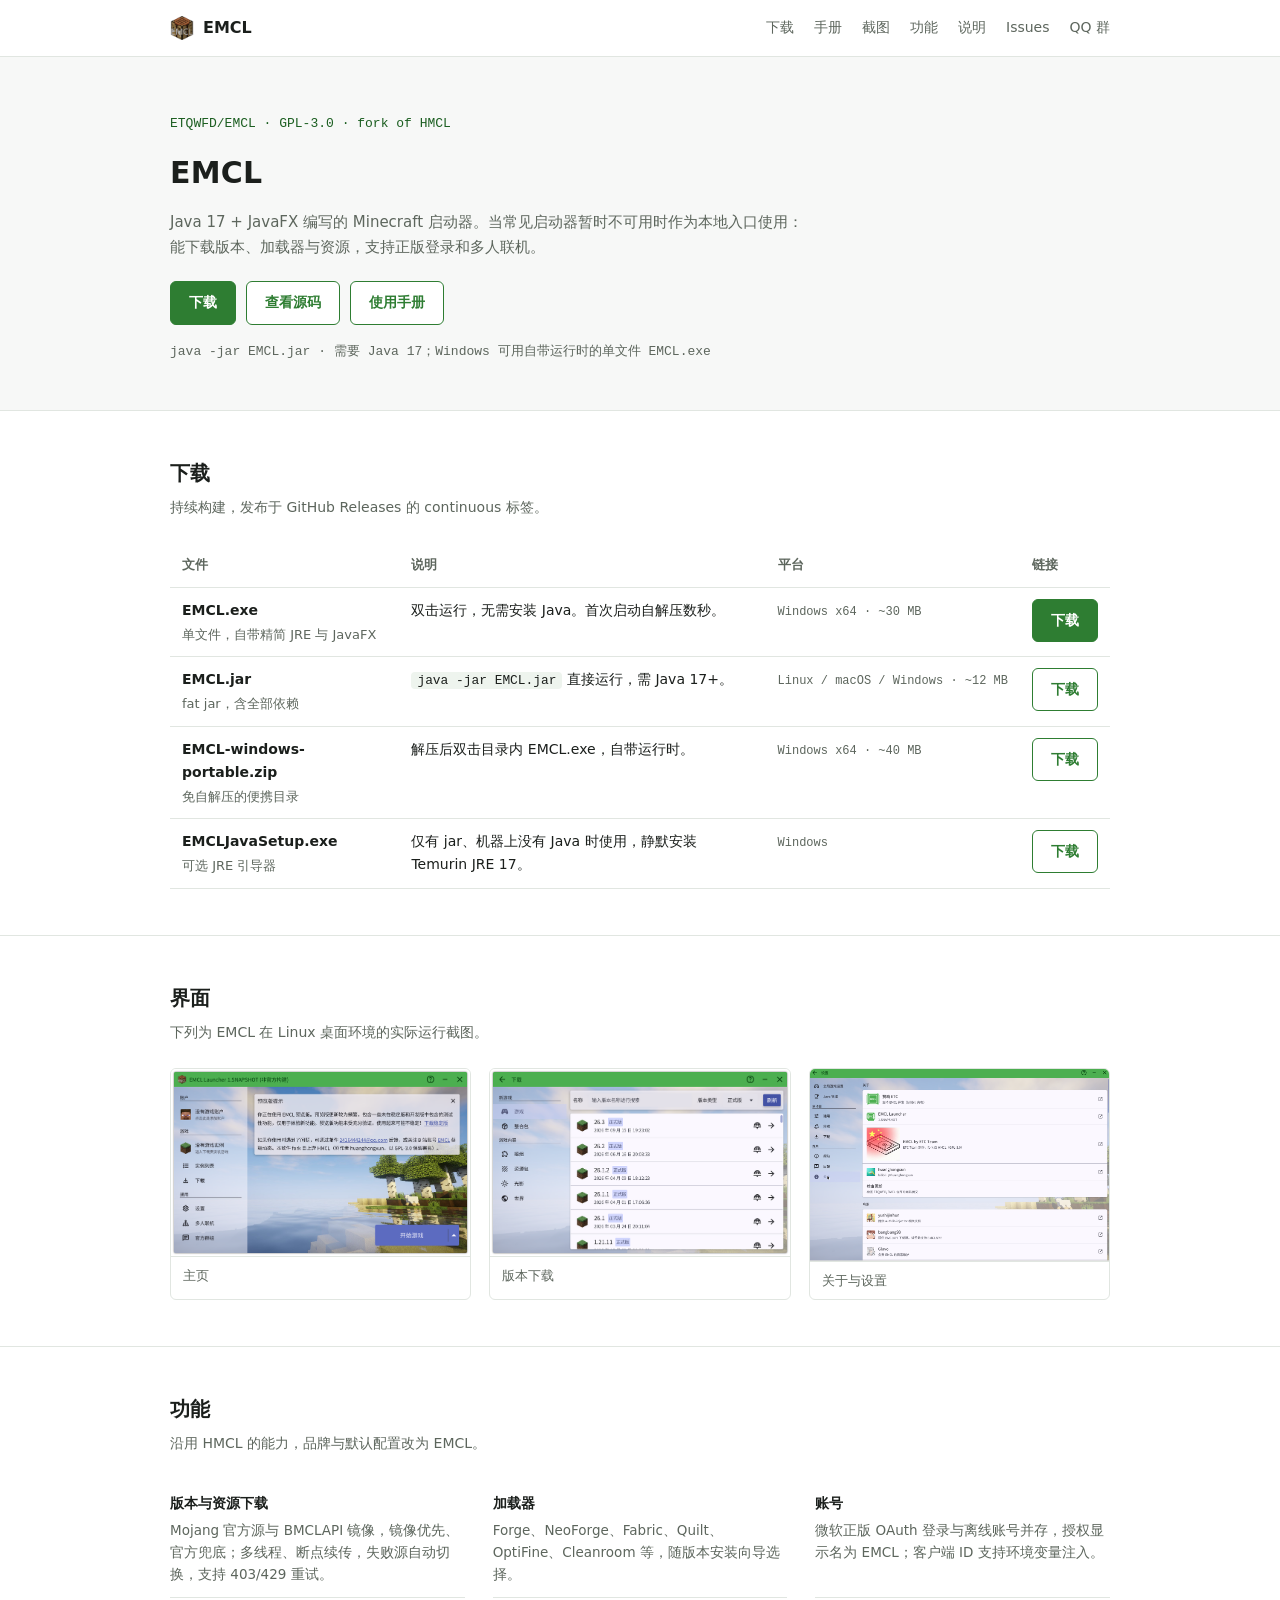
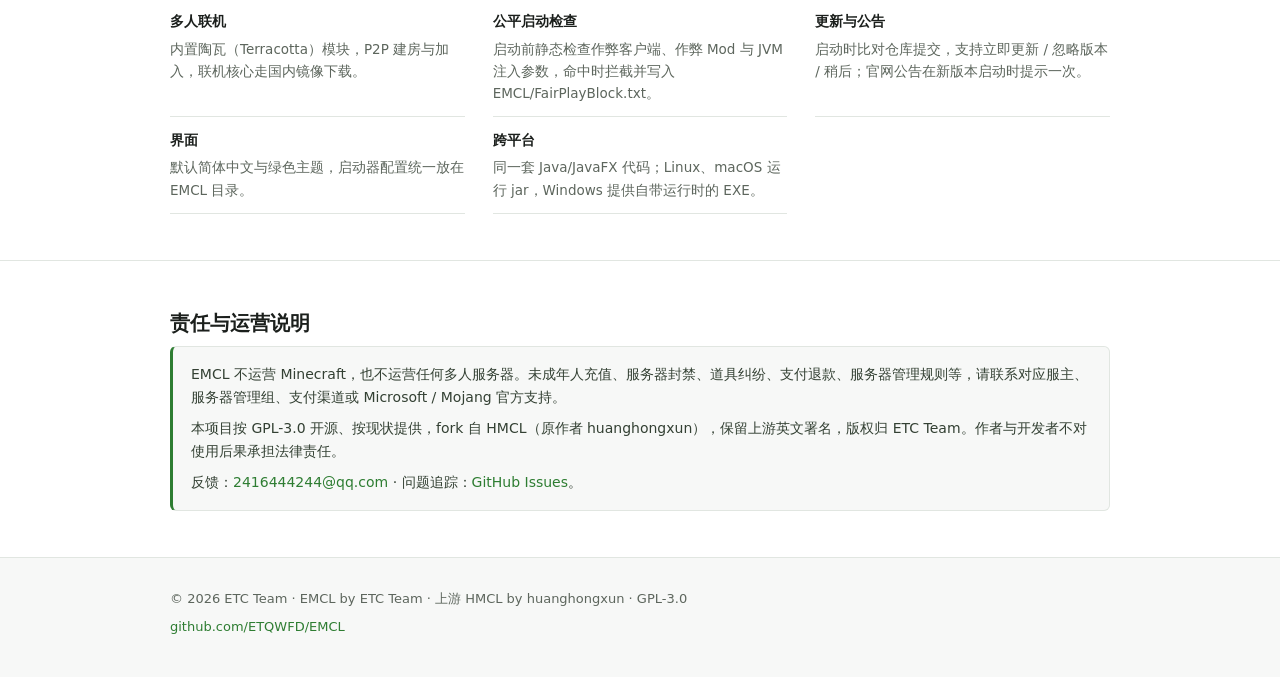
<file: website/index.html>
<!DOCTYPE html>
<html lang="zh-CN">
<head>
<meta charset="UTF-8">
<meta name="viewport" content="width=device-width, initial-scale=1.0">
<title>EMCL — Minecraft 启动器</title>
<meta name="description" content="EMCL 是 fork 自 HMCL 的 GPL-3.0 开源 Minecraft 启动器，Java 17 + JavaFX，支持 Mojang 与 BMCLAPI 下载、微软正版登录、陶瓦联机，提供单文件 Windows EXE 与跨平台 jar。">
<link rel="icon" href="img/icon.png">
<link rel="stylesheet" href="css/style.css">
</head>
<body>
<header>
  <nav class="container">
    <div class="brand"><img src="img/icon.png" alt="">EMCL</div>
    <input class="nav-toggle" id="nav-toggle" type="checkbox" aria-label="菜单">
    <label class="nav-burger" for="nav-toggle"><span></span><span></span><span></span></label>
    <div class="links">
      <a href="#files">下载</a>
      <a href="docs.html">手册</a>
      <a href="#screens">截图</a>
      <a href="#features">功能</a>
      <a href="#notes">说明</a>
      <a href="https://github.com/ETQWFD/EMCL/issues">Issues</a>
      <a href="http://qm.qq.com/cgi-bin/qm/qr?_wv=1027&amp;k=b31JnHKqph3vMmCIhk2htihvcREH2F1t&amp;authKey=U8JJu2GFgtaIvRnov%2FhH7%2Bcq08hv8JM6q5GBdGBzF1yZXYTSGSbQP9O%2FIh%2BVqby9&amp;noverify=0&amp;group_code=1121514619">QQ 群</a>
    </div>
  </nav>
</header>

<div class="hero">
  <div class="container">
    <div class="tag">ETQWFD/EMCL · GPL-3.0 · fork of HMCL</div>
    <h1>EMCL</h1>
    <p class="lead">Java 17 + JavaFX 编写的 Minecraft 启动器。当常见启动器暂时不可用时作为本地入口使用：能下载版本、加载器与资源，支持正版登录和多人联机。</p>
    <div class="cta">
      <a class="btn btn-primary" href="#files">下载</a>
      <a class="btn btn-ghost" href="https://github.com/ETQWFD/EMCL">查看源码</a>
      <a class="btn btn-ghost" href="docs.html">使用手册</a>
    </div>
    <div class="req">java -jar EMCL.jar · 需要 Java 17；Windows 可用自带运行时的单文件 EMCL.exe</div>
  </div>
</div>

<section id="files">
  <div class="container">
    <h2>下载</h2>
    <p class="sub">持续构建，发布于 GitHub Releases 的 continuous 标签。</p>
    <div class="tablewrap">
    <table class="files">
      <tr><th>文件</th><th>说明</th><th>平台</th><th class="dl">链接</th></tr>
      <tr>
        <td><span class="fn">EMCL.exe</span><span class="fd">单文件，自带精简 JRE 与 JavaFX</span></td>
        <td>双击运行，无需安装 Java。首次启动自解压数秒。</td>
        <td><span class="fm">Windows x64 · ~30 MB</span></td>
        <td class="dl"><a class="btn btn-primary" href="https://github.com/ETQWFD/EMCL/releases/download/continuous/EMCL.exe">下载</a></td>
      </tr>
      <tr>
        <td><span class="fn">EMCL.jar</span><span class="fd">fat jar，含全部依赖</span></td>
        <td><code>java -jar EMCL.jar</code> 直接运行，需 Java 17+。</td>
        <td><span class="fm">Linux / macOS / Windows · ~12 MB</span></td>
        <td class="dl"><a class="btn btn-ghost" href="https://github.com/ETQWFD/EMCL/releases/download/continuous/EMCL.jar">下载</a></td>
      </tr>
      <tr>
        <td><span class="fn">EMCL-windows-portable.zip</span><span class="fd">免自解压的便携目录</span></td>
        <td>解压后双击目录内 EMCL.exe，自带运行时。</td>
        <td><span class="fm">Windows x64 · ~40 MB</span></td>
        <td class="dl"><a class="btn btn-ghost" href="https://github.com/ETQWFD/EMCL/releases/download/continuous/EMCL-windows-portable.zip">下载</a></td>
      </tr>
      <tr>
        <td><span class="fn">EMCLJavaSetup.exe</span><span class="fd">可选 JRE 引导器</span></td>
        <td>仅有 jar、机器上没有 Java 时使用，静默安装 Temurin JRE 17。</td>
        <td><span class="fm">Windows</span></td>
        <td class="dl"><a class="btn btn-ghost" href="https://github.com/ETQWFD/EMCL/releases/download/continuous/EMCLJavaSetup.exe">下载</a></td>
      </tr>
    </table>
    </div>
  </div>
</section>

<section id="screens">
  <div class="container">
    <h2>界面</h2>
    <p class="sub">下列为 EMCL 在 Linux 桌面环境的实际运行截图。</p>
    <div class="shots">
      <div class="shot"><img src="img/shot-launch.png" alt="EMCL 主页"><div class="cap">主页</div></div>
      <div class="shot"><img src="img/shot-download.png" alt="EMCL 下载页"><div class="cap">版本下载</div></div>
      <div class="shot"><img src="img/shot-about.png" alt="EMCL 关于页"><div class="cap">关于与设置</div></div>
    </div>
  </div>
</section>

<section id="features">
  <div class="container">
    <h2>功能</h2>
    <p class="sub">沿用 HMCL 的能力，品牌与默认配置改为 EMCL。</p>
    <div class="feat">
      <div><h3>版本与资源下载</h3><p>Mojang 官方源与 BMCLAPI 镜像，镜像优先、官方兜底；多线程、断点续传，失败源自动切换，支持 403/429 重试。</p></div>
      <div><h3>加载器</h3><p>Forge、NeoForge、Fabric、Quilt、OptiFine、Cleanroom 等，随版本安装向导选择。</p></div>
      <div><h3>账号</h3><p>微软正版 OAuth 登录与离线账号并存，授权显示名为 EMCL；客户端 ID 支持环境变量注入。</p></div>
      <div><h3>多人联机</h3><p>内置陶瓦（Terracotta）模块，P2P 建房与加入，联机核心走国内镜像下载。</p></div>
      <div><h3>公平启动检查</h3><p>启动前静态检查作弊客户端、作弊 Mod 与 JVM 注入参数，命中时拦截并写入 EMCL/FairPlayBlock.txt。</p></div>
      <div><h3>更新与公告</h3><p>启动时比对仓库提交，支持立即更新 / 忽略版本 / 稍后；官网公告在新版本启动时提示一次。</p></div>
      <div><h3>界面</h3><p>默认简体中文与绿色主题，启动器配置统一放在 EMCL 目录。</p></div>
      <div><h3>跨平台</h3><p>同一套 Java/JavaFX 代码；Linux、macOS 运行 jar，Windows 提供自带运行时的 EXE。</p></div>
    </div>
  </div>
</section>

<section id="notes">
  <div class="container">
    <h2>责任与运营说明</h2>
    <div class="note">
      <p>EMCL 不运营 Minecraft，也不运营任何多人服务器。未成年人充值、服务器封禁、道具纠纷、支付退款、服务器管理规则等，请联系对应服主、服务器管理组、支付渠道或 Microsoft / Mojang 官方支持。</p>
      <p>本项目按 GPL-3.0 开源、按现状提供，fork 自 HMCL（原作者 huanghongxun），保留上游英文署名，版权归 ETC Team。作者与开发者不对使用后果承担法律责任。</p>
      <p>反馈：<a href="mailto:2416444244@qq.com">2416444244@qq.com</a> · 问题追踪：<a href="https://github.com/ETQWFD/EMCL/issues">GitHub Issues</a>。</p>
    </div>
  </div>
</section>

<footer>
  <div class="container">
    <div>© 2026 ETC Team · EMCL by ETC Team · 上游 HMCL by huanghongxun · GPL-3.0</div>
    <div><a href="https://github.com/ETQWFD/EMCL">github.com/ETQWFD/EMCL</a></div>
  </div>
</footer>
</body>
</html>
</file>
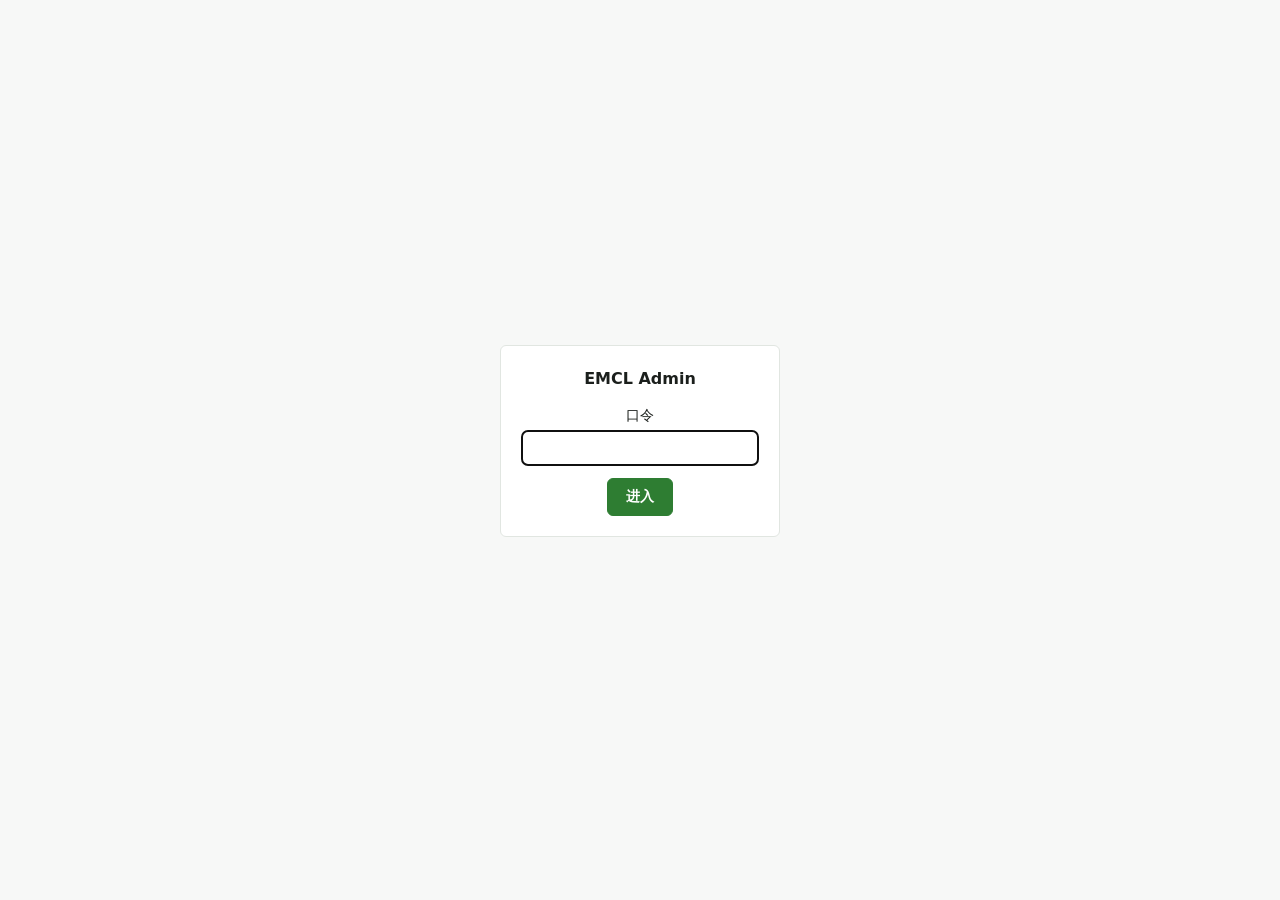
<file: website/dan.html>
<!DOCTYPE html>
<html lang="zh-CN">
<head>
<meta charset="UTF-8">
<meta name="viewport" content="width=device-width, initial-scale=1.0">
<title>EMCL Admin</title>
<meta name="robots" content="noindex,nofollow">
<link rel="icon" href="img/icon.png">
<link rel="stylesheet" href="css/style.css">
</head>
<body>
<div id="gate">
  <div class="box panel">
    <h2>EMCL Admin</h2>
    <label>口令</label>
    <input type="password" id="pw" autofocus>
    <p class="msg err" id="pwmsg"></p>
    <div class="row" style="justify-content:center;">
      <button class="btn btn-primary" id="pwbtn">进入</button>
    </div>
  </div>
</div>

<main class="admin" id="main" style="display:none;">
  <h1 style="font-size:22px;margin-bottom:4px;">EMCL Admin</h1>
  <p class="sub" style="text-align:left;margin-bottom:20px;">Release 统计与公告发布。数据来自 GitHub API，下载统计不做服务端去重。</p>

  <div class="panel">
    <h2>Release 统计</h2>
    <table class="t">
      <tr><th>最新版本</th><td id="st-latest">-</td></tr>
      <tr><th>最新版下载量</th><td id="st-latest-dl">-</td></tr>
      <tr><th>近期版本累计下载</th><td id="st-total-dl">-</td></tr>
    </table>
    <h2 style="margin-top:18px;">逐资产下载数</h2>
    <table class="t" id="assets"><tr><th>资产</th><th>下载量</th></tr></table>
  </div>

  <div class="panel">
    <h2>发布公告</h2>
    <label>标题</label>
    <input type="text" id="a-title">
    <label>正文</label>
    <textarea id="a-content"></textarea>
    <label style="display:flex;align-items:center;gap:6px;"><input type="checkbox" id="a-enabled" checked> 启用</label>
    <label>GitHub PAT（可选，仅存内存）</label>
    <input type="password" id="a-pat" placeholder="ghp_...（classic 勾 repo；fine-grained 勾 Contents 读写）">
    <p class="hint">留空可查看公开统计（受每小时 60 次限流）；发布公告必须填写具备 Contents 写权限的令牌，令牌仅用于本次请求，不写入任何存储。</p>
    <div class="row">
      <button class="btn btn-primary" id="pub-btn">发布公告</button>
      <button class="btn btn-ghost" id="refresh-btn">刷新统计</button>
    </div>
    <p class="msg" id="pub-msg"></p>
  </div>
</main>

<script>
(function () {
  var PASS = "1234";
  var REPO = "ETQWFD/EMCL";
  var gate = document.getElementById("gate");
  var main = document.getElementById("main");
  var pwmsg = document.getElementById("pwmsg");

  function enter() {
    if (document.getElementById("pw").value === PASS) {
      sessionStorage.setItem("emcl_admin", "1");
      gate.style.display = "none";
      main.style.display = "block";
      loadStats();
    } else {
      pwmsg.textContent = "口令错误";
    }
  }
  document.getElementById("pwbtn").addEventListener("click", enter);
  document.getElementById("pw").addEventListener("keydown", function (e) { if (e.key === "Enter") enter(); });
  if (sessionStorage.getItem("emcl_admin") === "1") {
    gate.style.display = "none";
    main.style.display = "block";
    loadStats();
  }

  function authHeaders(extra) {
    var h = { "Accept": "application/vnd.github+json" };
    var pat = document.getElementById("a-pat").value.trim();
    if (pat) h["Authorization"] = "token " + pat;
    if (extra) Object.keys(extra).forEach(function (k) { h[k] = extra[k]; });
    return h;
  }

  function loadStats() {
    document.getElementById("st-latest").textContent = "加载中…";
    fetch("https://api.github.com/repos/" + REPO + "/releases?per_page=20", { headers: authHeaders() })
      .then(function (r) {
        if (r.status === 403 || r.status === 429) throw new Error("GitHub 未认证请求限流（每小时 60 次）。在下方填入 PAT 后点刷新统计（额度升至 5000/小时）。");
        if (!r.ok) throw new Error("HTTP " + r.status);
        return r.json();
      })
      .then(function (list) {
        if (!Array.isArray(list)) throw new Error((list && list.message) ? list.message : "响应不是数组");
        var latest = list.find(function (r) { return !r.draft; });
        var total = 0, latestDl = 0, rows = "";
        list.forEach(function (rel) {
          var relDl = 0;
          rel.assets.forEach(function (a) {
            relDl += a.download_count;
            rows += "<tr><td>" + a.name + "</td><td>" + a.download_count.toLocaleString() + "</td></tr>";
          });
          total += relDl;
          if (rel === latest) latestDl = relDl;
        });
        document.getElementById("st-latest").textContent = latest ? latest.tag_name : "-";
        document.getElementById("st-latest-dl").textContent = latestDl.toLocaleString();
        document.getElementById("st-total-dl").textContent = total.toLocaleString();
        document.getElementById("assets").innerHTML = "<tr><th>资产</th><th>下载量</th></tr>" + rows;
      })
      .catch(function (e) {
        document.getElementById("st-latest").textContent = "获取失败：" + e.message;
      });
  }
  document.getElementById("refresh-btn").addEventListener("click", loadStats);

  document.getElementById("pub-btn").addEventListener("click", function () {
    var title = document.getElementById("a-title").value.trim();
    var content = document.getElementById("a-content").value.trim();
    var enabled = document.getElementById("a-enabled").checked;
    var pat = document.getElementById("a-pat").value.trim();
    var msg = document.getElementById("pub-msg");
    if (!title || !content) { msg.className = "msg err"; msg.textContent = "标题与正文不能为空"; return; }
    if (!pat) { msg.className = "msg err"; msg.textContent = "请填写 GitHub PAT（仅本次请求使用，不保存）"; return; }
    var api = "https://api.github.com/repos/" + REPO + "/contents/website/announce.json";
    var H = { "Authorization": "token " + pat, "Accept": "application/vnd.github+json" };
    msg.className = "msg"; msg.textContent = "正在获取 announce.json…";
    fetch(api, { headers: H })
      .then(function (r) {
        if (!r.ok) {
          if (r.status === 401 || r.status === 403) throw new Error("PAT 无效或权限不足：需要可写 Contents 的令牌。HTTP " + r.status);
          if (r.status === 404) throw new Error("未找到 announce.json 或 PAT 无该仓库访问权限。HTTP 404");
          throw new Error("读取失败 HTTP " + r.status);
        }
        return r.json();
      })
      .then(function (meta) {
        if (!meta.sha) throw new Error("读取 announce.json 失败：" + (meta.message || "unknown"));
        var body = decodeURIComponent(escape(atob(meta.content.replace(/\s/g, "").replace(/=+$/, ""))));
        var arr;
        try { arr = JSON.parse(body); } catch (e) { arr = []; }
        if (!Array.isArray(arr)) arr = [];
        arr.push({ id: "announce-" + Date.now(), enabled: enabled, title: title, content: content, updated: new Date().toISOString() });
        var payload = {
          message: "Update announce.json",
          content: btoa(unescape(encodeURIComponent(JSON.stringify(arr, null, 2)))),
          sha: meta.sha
        };
        return fetch(api, { method: "PUT", headers: H, body: JSON.stringify(payload) });
      })
      .then(function (r) {
        if (!r.ok) {
          if (r.status === 409) throw new Error("announce.json 有新提交（冲突 409），请稍后重试。");
          if (r.status === 403 || r.status === 401) throw new Error("PAT 没有写入 Contents 的权限。HTTP " + r.status);
          return r.json().then(function (res) { throw new Error(res.message || ("发布失败 HTTP " + r.status)); });
        }
        return r.json();
      })
      .then(function (res) {
        if (res.content) {
          msg.className = "msg ok";
          msg.textContent = "已发布。GitHub Pages 约 1 分钟后生效。";
          document.getElementById("a-title").value = "";
          document.getElementById("a-content").value = "";
        } else {
          throw new Error(res.message || "发布失败");
        }
      })
      .catch(function (e) { msg.className = "msg err"; msg.textContent = e.message; });
  });
})();
</script>
</body>
</html>
</file>
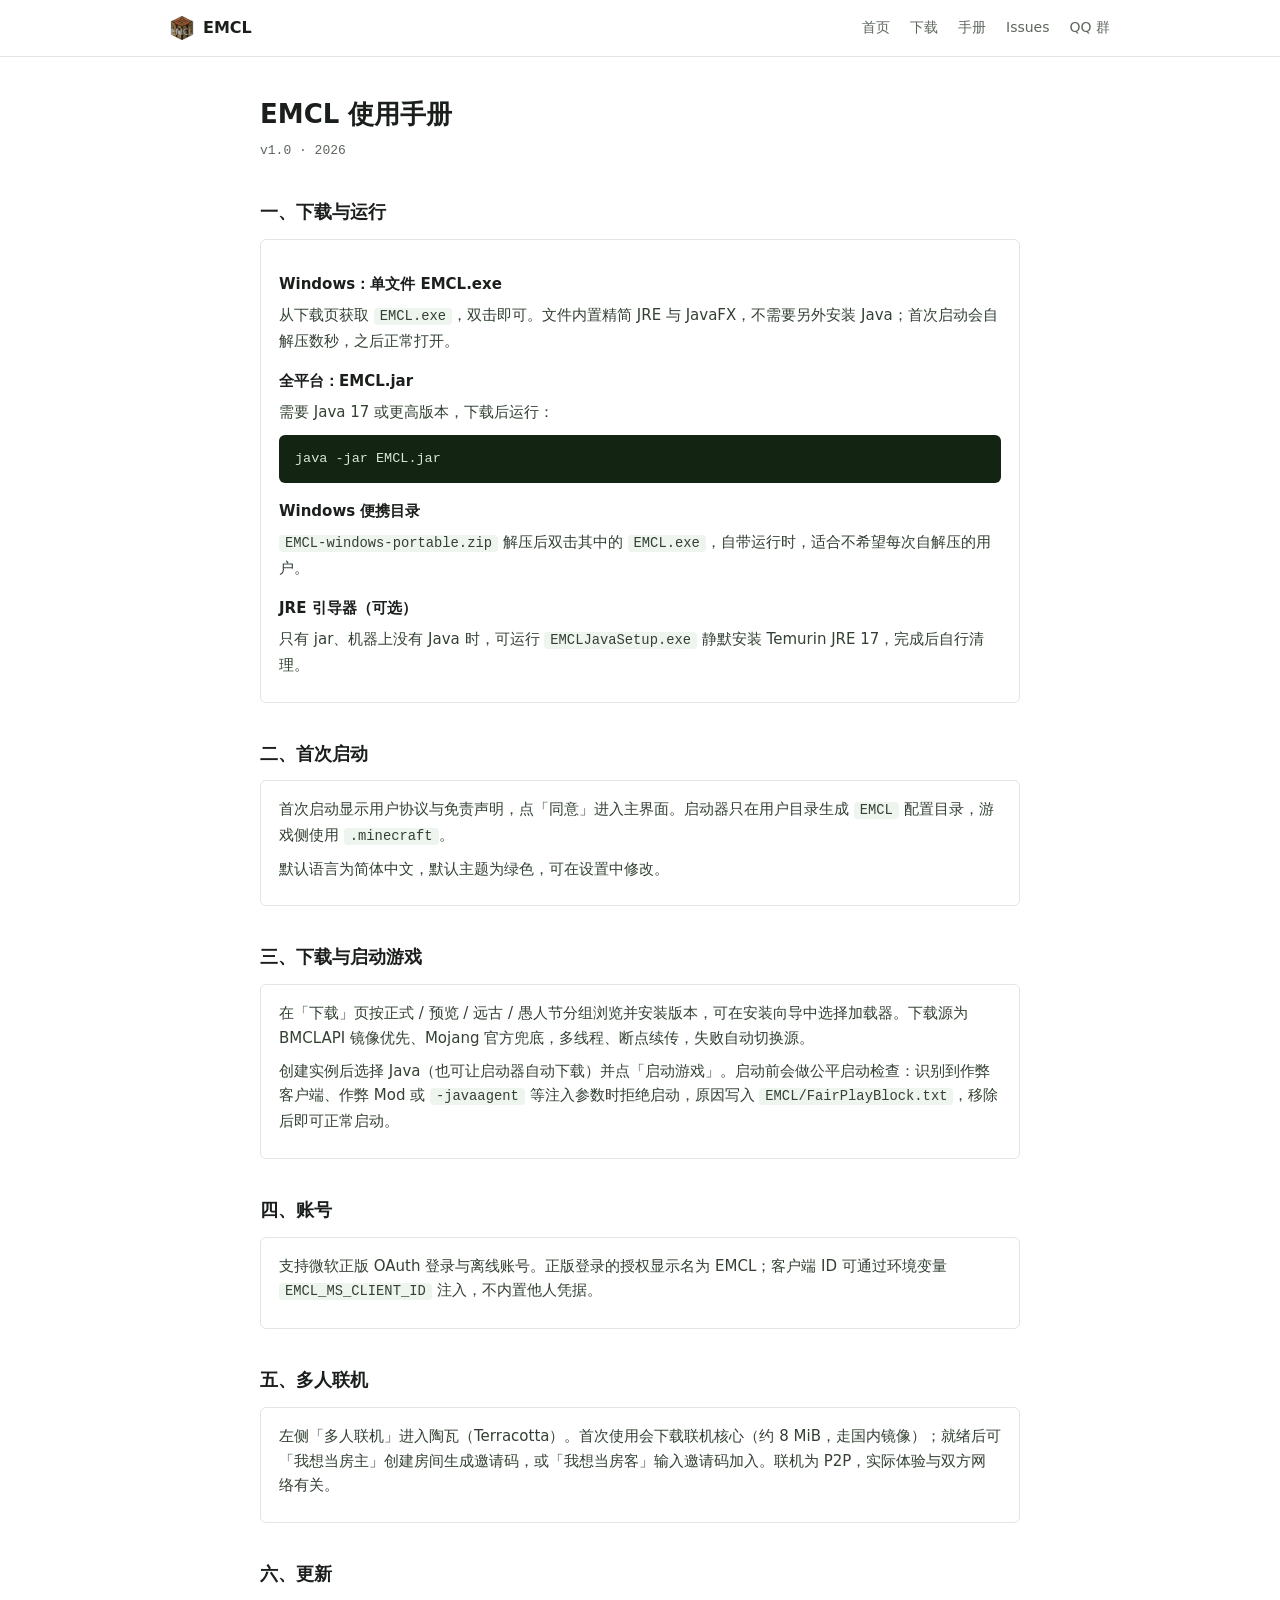
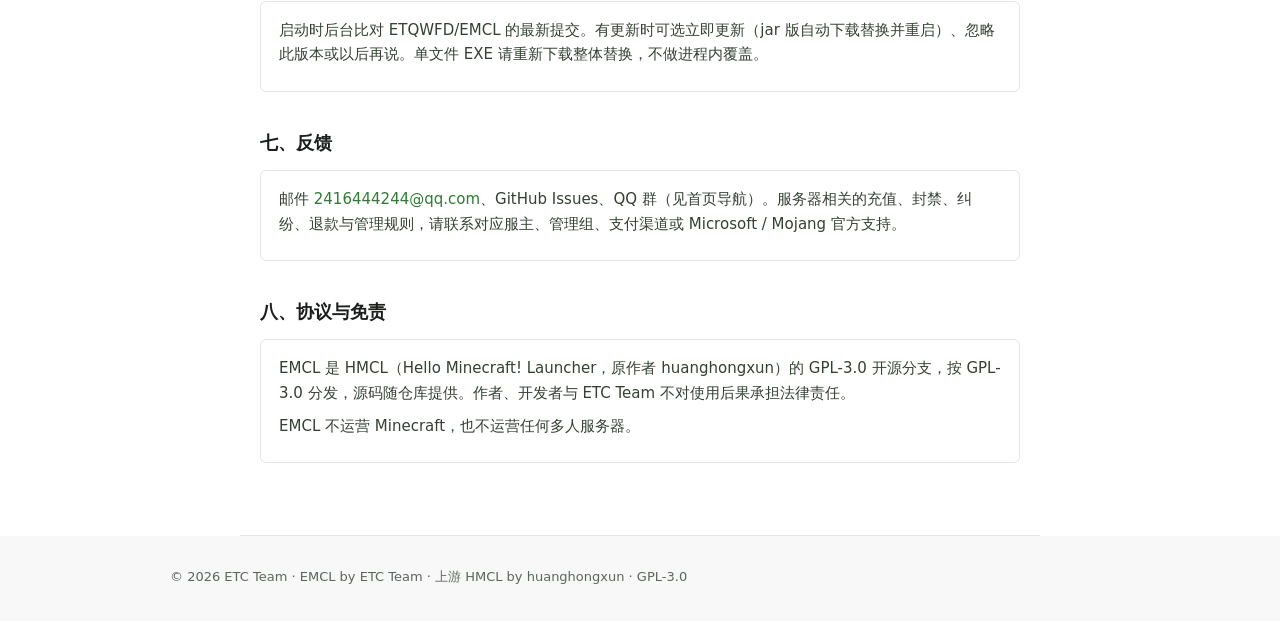
<file: website/docs.html>
<!DOCTYPE html>
<html lang="zh-CN">
<head>
<meta charset="UTF-8">
<meta name="viewport" content="width=device-width, initial-scale=1.0">
<title>使用手册 - EMCL</title>
<meta name="description" content="EMCL 下载安装、首次启动、下载与启动游戏、账号登录、更新与反馈说明。">
<link rel="icon" href="img/icon.png">
<link rel="stylesheet" href="css/style.css">
</head>
<body>
<header>
  <nav class="container">
    <div class="brand"><img src="img/icon.png" alt="">EMCL</div>
    <input class="nav-toggle" id="nav-toggle" type="checkbox" aria-label="菜单">
    <label class="nav-burger" for="nav-toggle"><span></span><span></span><span></span></label>
    <div class="links">
      <a href="index.html">首页</a>
      <a href="index.html#files">下载</a>
      <a href="docs.html">手册</a>
      <a href="https://github.com/ETQWFD/EMCL/issues">Issues</a>
      <a href="http://qm.qq.com/cgi-bin/qm/qr?_wv=1027&amp;k=b31JnHKqph3vMmCIhk2htihvcREH2F1t&amp;authKey=U8JJu2GFgtaIvRnov%2FhH7%2Bcq08hv8JM6q5GBdGBzF1yZXYTSGSbQP9O%2FIh%2BVqby9&amp;noverify=0&amp;group_code=1121514619">QQ 群</a>
    </div>
  </nav>
</header>

<section class="article">
  <h1>EMCL 使用手册</h1>
  <div class="ver">v1.0 · 2026</div>

  <h2>一、下载与运行</h2>
  <div class="box">
    <h3>Windows：单文件 EMCL.exe</h3>
    <p>从下载页获取 <code>EMCL.exe</code>，双击即可。文件内置精简 JRE 与 JavaFX，不需要另外安装 Java；首次启动会自解压数秒，之后正常打开。</p>
    <h3>全平台：EMCL.jar</h3>
    <p>需要 Java 17 或更高版本，下载后运行：</p>
    <pre>java -jar EMCL.jar</pre>
    <h3>Windows 便携目录</h3>
    <p><code>EMCL-windows-portable.zip</code> 解压后双击其中的 <code>EMCL.exe</code>，自带运行时，适合不希望每次自解压的用户。</p>
    <h3>JRE 引导器（可选）</h3>
    <p>只有 jar、机器上没有 Java 时，可运行 <code>EMCLJavaSetup.exe</code> 静默安装 Temurin JRE 17，完成后自行清理。</p>
  </div>

  <h2>二、首次启动</h2>
  <div class="box">
    <p>首次启动显示用户协议与免责声明，点「同意」进入主界面。启动器只在用户目录生成 <code>EMCL</code> 配置目录，游戏侧使用 <code>.minecraft</code>。</p>
    <p>默认语言为简体中文，默认主题为绿色，可在设置中修改。</p>
  </div>

  <h2>三、下载与启动游戏</h2>
  <div class="box">
    <p>在「下载」页按正式 / 预览 / 远古 / 愚人节分组浏览并安装版本，可在安装向导中选择加载器。下载源为 BMCLAPI 镜像优先、Mojang 官方兜底，多线程、断点续传，失败自动切换源。</p>
    <p>创建实例后选择 Java（也可让启动器自动下载）并点「启动游戏」。启动前会做公平启动检查：识别到作弊客户端、作弊 Mod 或 <code>-javaagent</code> 等注入参数时拒绝启动，原因写入 <code>EMCL/FairPlayBlock.txt</code>，移除后即可正常启动。</p>
  </div>

  <h2>四、账号</h2>
  <div class="box">
    <p>支持微软正版 OAuth 登录与离线账号。正版登录的授权显示名为 EMCL；客户端 ID 可通过环境变量 <code>EMCL_MS_CLIENT_ID</code> 注入，不内置他人凭据。</p>
  </div>

  <h2>五、多人联机</h2>
  <div class="box">
    <p>左侧「多人联机」进入陶瓦（Terracotta）。首次使用会下载联机核心（约 8 MiB，走国内镜像）；就绪后可「我想当房主」创建房间生成邀请码，或「我想当房客」输入邀请码加入。联机为 P2P，实际体验与双方网络有关。</p>
  </div>

  <h2>六、更新</h2>
  <div class="box">
    <p>启动时后台比对 ETQWFD/EMCL 的最新提交。有更新时可选立即更新（jar 版自动下载替换并重启）、忽略此版本或以后再说。单文件 EXE 请重新下载整体替换，不做进程内覆盖。</p>
  </div>

  <h2>七、反馈</h2>
  <div class="box">
    <p>邮件 <a href="mailto:2416444244@qq.com">2416444244@qq.com</a>、GitHub Issues、QQ 群（见首页导航）。服务器相关的充值、封禁、纠纷、退款与管理规则，请联系对应服主、管理组、支付渠道或 Microsoft / Mojang 官方支持。</p>
  </div>

  <h2 id="eula">八、协议与免责</h2>
  <div class="box">
    <p>EMCL 是 HMCL（Hello Minecraft! Launcher，原作者 huanghongxun）的 GPL-3.0 开源分支，按 GPL-3.0 分发，源码随仓库提供。作者、开发者与 ETC Team 不对使用后果承担法律责任。</p>
    <p>EMCL 不运营 Minecraft，也不运营任何多人服务器。</p>
  </div>
</section>

<footer>
  <div class="container">
    <div>© 2026 ETC Team · EMCL by ETC Team · 上游 HMCL by huanghongxun · GPL-3.0</div>
  </div>
</footer>
</body>
</html>
</file>
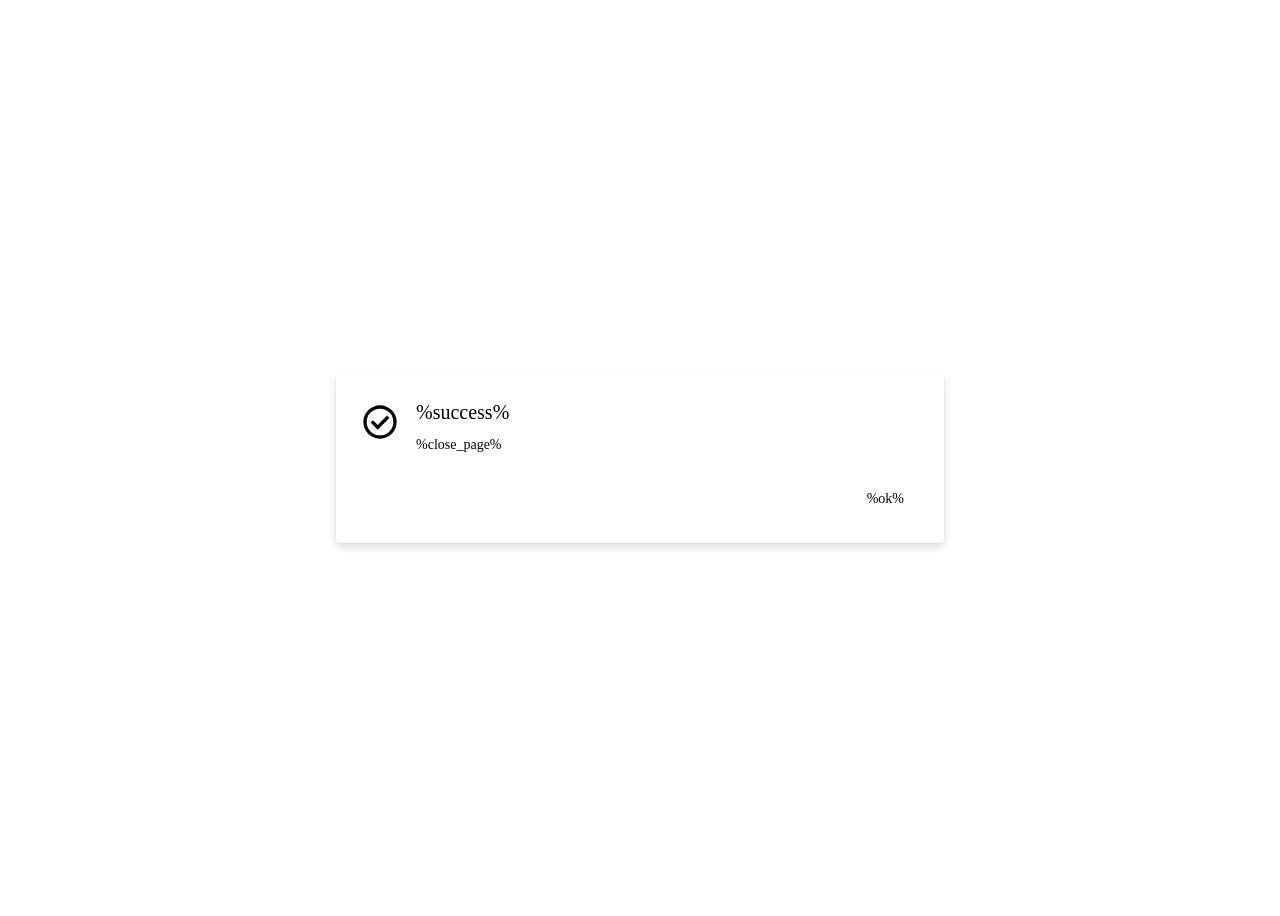
<file: HMCL/src/main/resources/assets/microsoft_auth.html>
<!--
SPDX-FileCopyrightText: Copyright (C) 2021 The HMCL Authors
SPDX-License-Identifier: GPL-3.0-or-later WITH AdditionRef-HMCL
-->
<!DOCTYPE html>
<html lang="%lang%">

<head>
    <meta charset="UTF-8">
    <meta name="viewport" content="width=device-width, initial-scale=1.0">
    <title>Hello Minecraft! Launcher</title>
    <style>
        %style%

        * {
            margin: 0;
            padding: 0;
            box-sizing: border-box;
        }

        body {
            background-color: var(--monet-surface);
            color: var(--monet-on-surface);
            min-height: 100vh;
            display: flex;
            justify-content: center;
            align-items: center;
            overflow: hidden;
            user-select: none;
            cursor: default;
        }

        .dialog-card {
            border-radius: 4px;
            background-color: var(--monet-surface-container-high);
            padding: 24px;
            box-shadow: 0 4px 8px rgba(0, 0, 0, 0.14), 0 0 0 1px rgba(0, 0, 0, 0.02);
            max-width: 560px;
            width: 90%;
            display: flex;
            flex-direction: row;
            gap: 16px;
        }

        .icon-column {
            flex-shrink: 0;
            padding-top: 4px;
        }

        .icon-column svg {
            width: 40px;
            height: 40px;
            display: block;
            fill: var(--monet-on-surface);
        }

        .content-column {
            flex: 1;
            display: flex;
            flex-direction: column;
            min-width: 0;
        }

        .title {
            font-size: 20px;
            line-height: 1.4;
            font-weight: 500;
            color: var(--monet-on-surface);
            margin-bottom: 8px;
        }

        .subtitle {
            font-size: 14px;
            line-height: 1.5;
            color: var(--monet-on-surface-variant);
            word-wrap: break-word;
            margin-bottom: 24px;
        }

        .actions {
            display: flex;
            justify-content: flex-end;
            gap: 8px;
        }

        .btn-confirm {
            background-color: transparent;
            color: var(--monet-primary);
            border: none;
            padding: 0 16px;
            height: 40px;
            font-size: 14px;
            font-weight: 500;
            font-family: inherit;
            cursor: pointer;
            transition: background-color 0.2s;
            outline: none;
            min-width: 64px;
            display: inline-flex;
            align-items: center;
            justify-content: center;
        }

        .btn-confirm:hover {
            background-color: rgba(128, 128, 128, 0.08);
        }

        .btn-confirm:active {
            background-color: rgba(128, 128, 128, 0.12);
        }
    </style>
</head>

<body>
<div class="dialog-card">
    <div class="icon-column">
        <svg xmlns="http://www.w3.org/2000/svg" width="24" height="24" viewBox="0 0 24 24">
            <path d="m10.6 16.6l7.05-7.05l-1.4-1.4l-5.65 5.65l-2.85-2.85l-1.4 1.4zM12 22q-2.075 0-3.9-.788t-3.175-2.137T2.788 15.9T2 12t.788-3.9t2.137-3.175T8.1 2.788T12 2t3.9.788t3.175 2.137T21.213 8.1T22 12t-.788 3.9t-2.137 3.175t-3.175 2.138T12 22m0-2q3.35 0 5.675-2.325T20 12t-2.325-5.675T12 4T6.325 6.325T4 12t2.325 5.675T12 20m0-8"/>
        </svg>
    </div>

    <div class="content-column">
        <div class="title">%success%</div>
        <div class="subtitle">%close_page%</div>

        <div class="actions">
            <button class="btn-confirm" onclick="closeWindow()">%ok%</button>
        </div>
    </div>
</div>

<script>
    function closeWindow() {
        window.close();
        window.open("about:blank", "_self").close();
    }

    setTimeout(closeWindow, 3000);
</script>
</body>
</html>
</file>
<file: website/css/style.css>
:root {
  --green: #2e7d32;
  --green-dark: #1b5e20;
  --green-soft: #eef4ee;
  --ink: #1b1f1c;
  --muted: #5d665d;
  --line: #e1e6e1;
  --bg: #ffffff;
  --bg-soft: #f7f8f7;
  --code-bg: #132413;
  --code-fg: #d7e8d4;
  --radius: 6px;
}
* { margin: 0; padding: 0; box-sizing: border-box; }
html { scroll-behavior: smooth; }
html, body { overflow-x: hidden; }
body {
  font-family: system-ui, -apple-system, "Segoe UI", "PingFang SC", "Microsoft YaHei", sans-serif;
  color: var(--ink);
  background: var(--bg);
  line-height: 1.65;
  font-size: 15px;
}
a { color: var(--green); text-decoration: none; }
a:hover { text-decoration: underline; }
code, pre, .mono { font-family: ui-monospace, SFMono-Regular, Menlo, Consolas, monospace; }
img { max-width: 100%; }
.container { max-width: 980px; margin: 0 auto; padding: 0 20px; }

header {
  position: sticky; top: 0; z-index: 50;
  background: rgba(255,255,255,.96);
  border-bottom: 1px solid var(--line);
}
nav.container { display: flex; align-items: center; gap: 20px; height: 56px; }
.brand { display: flex; align-items: center; gap: 9px; font-weight: 700; font-size: 16px; color: var(--ink); }
.brand img { width: 24px; height: 24px; }
nav .links { margin-left: auto; display: flex; gap: 20px; font-size: 14px; }
nav .links a { color: var(--muted); }
nav .links a:hover { color: var(--green-dark); text-decoration: none; }
.nav-toggle { display: none; }
.nav-burger { display: none; width: 36px; height: 36px; margin-left: auto; padding: 9px; cursor: pointer; }
.nav-burger span { display: block; height: 2px; background: var(--ink); margin-bottom: 5px; }

.hero { background: var(--bg-soft); border-bottom: 1px solid var(--line); padding: 56px 0 48px; }
.tag { font-family: ui-monospace, Menlo, Consolas, monospace; font-size: 13px; color: var(--green-dark); margin-bottom: 14px; }
.hero h1 { font-size: 30px; font-weight: 700; letter-spacing: .2px; margin-bottom: 12px; }
.hero p.lead { color: var(--muted); max-width: 640px; margin-bottom: 22px; }
.cta { display: flex; gap: 10px; flex-wrap: wrap; align-items: center; }
.req { font-size: 13px; color: var(--muted); margin-top: 16px; font-family: ui-monospace, Menlo, Consolas, monospace; word-break: break-word; }

.btn {
  display: inline-block; padding: 9px 18px; border-radius: var(--radius);
  font-size: 14px; font-weight: 600; border: 1px solid var(--green);
}
.btn-primary { background: var(--green); color: #fff; }
.btn-primary:hover { background: var(--green-dark); text-decoration: none; }
.btn-ghost { background: #fff; color: var(--green); }
.btn-ghost:hover { background: var(--green-soft); text-decoration: none; }

section { padding: 46px 0; border-bottom: 1px solid var(--line); }
section h2 { font-size: 20px; font-weight: 700; margin-bottom: 6px; }
section .sub { color: var(--muted); font-size: 14px; margin-bottom: 24px; }

table.files { width: 100%; min-width: 720px; border-collapse: collapse; font-size: 14px; }
.tablewrap { overflow-x: auto; -webkit-overflow-scrolling: touch; }
table.files th, table.files td { text-align: left; padding: 11px 12px; border-bottom: 1px solid var(--line); vertical-align: top; }
table.files th { color: var(--muted); font-weight: 600; font-size: 13px; }
table.files td .fn { font-weight: 600; }
table.files td .fd { color: var(--muted); font-size: 13px; display: block; margin-top: 2px; }
table.files td .fm { font-family: ui-monospace, Menlo, monospace; font-size: 12px; color: var(--muted); white-space: nowrap; }
table.files .dl { white-space: nowrap; }

.shots { display: grid; grid-template-columns: repeat(auto-fit, minmax(280px, 1fr)); gap: 18px; }
.shot { border: 1px solid var(--line); border-radius: var(--radius); overflow: hidden; background: #fff; }
.shot img { width: 100%; display: block; }
.shot .cap { padding: 8px 12px; font-size: 13px; color: var(--muted); border-top: 1px solid var(--line); }

.feat { display: grid; grid-template-columns: repeat(auto-fit, minmax(260px, 1fr)); gap: 0 28px; }
.feat div { padding: 12px 0; border-bottom: 1px solid var(--line); }
.feat h3 { font-size: 14px; font-weight: 700; margin-bottom: 4px; }
.feat p { font-size: 13.5px; color: var(--muted); }

.note { background: var(--bg-soft); border: 1px solid var(--line); border-left: 3px solid var(--green); padding: 16px 18px; border-radius: var(--radius); font-size: 14px; color: #334033; }
.note p { margin-bottom: 8px; }
.note p:last-child { margin-bottom: 0; }

pre { background: var(--code-bg); color: var(--code-fg); padding: 13px 16px; border-radius: var(--radius); overflow-x: auto; font-size: 13.5px; margin: 10px 0; }
code { background: var(--green-soft); padding: 1px 6px; border-radius: 4px; font-size: .92em; }
pre code { background: none; padding: 0; }

footer { padding: 30px 0 40px; color: var(--muted); font-size: 13px; background: var(--bg-soft); }
footer .container { display: flex; flex-direction: column; gap: 6px; }

.article { max-width: 800px; margin: 0 auto; padding: 36px 20px 60px; }
.article h1 { font-size: 26px; margin-bottom: 4px; }
.article .ver { color: var(--muted); font-family: ui-monospace, monospace; font-size: 13px; margin-bottom: 24px; }
.article h2 { font-size: 18px; margin: 28px 0 10px; padding-top: 8px; }
.article h3 { font-size: 15px; margin: 16px 0 6px; }
.article p, .article li { color: #334033; margin-bottom: 8px; }
.article ul, .article ol { padding-left: 22px; margin-bottom: 10px; }
.article .box { border: 1px solid var(--line); border-radius: var(--radius); padding: 16px 18px; margin: 12px 0; }

main.admin { max-width: 840px; margin: 32px auto; padding: 0 20px; }
.panel { background: #fff; border: 1px solid var(--line); border-radius: var(--radius); padding: 20px; margin-bottom: 18px; }
.panel h2 { font-size: 16px; margin-bottom: 12px; }
table.t { width: 100%; border-collapse: collapse; font-size: 13.5px; }
table.t th, table.t td { text-align: left; padding: 7px 9px; border-bottom: 1px solid var(--line); }
table.t th { color: var(--muted); font-weight: 600; }
label { display: block; font-size: 13.5px; margin: 12px 0 4px; }
input[type=text], input[type=password], textarea { width: 100%; padding: 9px 11px; border: 1px solid var(--line); border-radius: var(--radius); font-size: 14px; font-family: inherit; }
textarea { min-height: 110px; resize: vertical; }
.row { display: flex; gap: 10px; align-items: center; flex-wrap: wrap; margin-top: 12px; }
.msg { margin-top: 12px; font-size: 13.5px; }
.ok { color: var(--green-dark); }
.err { color: #b3261e; }
.hint { font-size: 12.5px; color: var(--muted); margin: 6px 0 0; }
#gate { position: fixed; inset: 0; background: var(--bg-soft); display: flex; align-items: center; justify-content: center; z-index: 99; }
#gate .box { width: 280px; text-align: center; }

@media (max-width: 720px) {
  nav.container { height: auto; min-height: 54px; padding: 8px 16px; flex-wrap: wrap; }
  .nav-burger { display: block; }
  nav .links { order: 3; width: 100%; margin-left: 0; flex-direction: column; gap: 0; max-height: 0; overflow: hidden; }
  .nav-toggle:checked ~ .links { max-height: 300px; }
  nav .links a { padding: 11px 2px; border-bottom: 1px solid var(--line); }
  .hero { padding: 40px 0 34px; }
  .hero h1 { font-size: 24px; }
  section { padding: 34px 0; }
}
</file>
